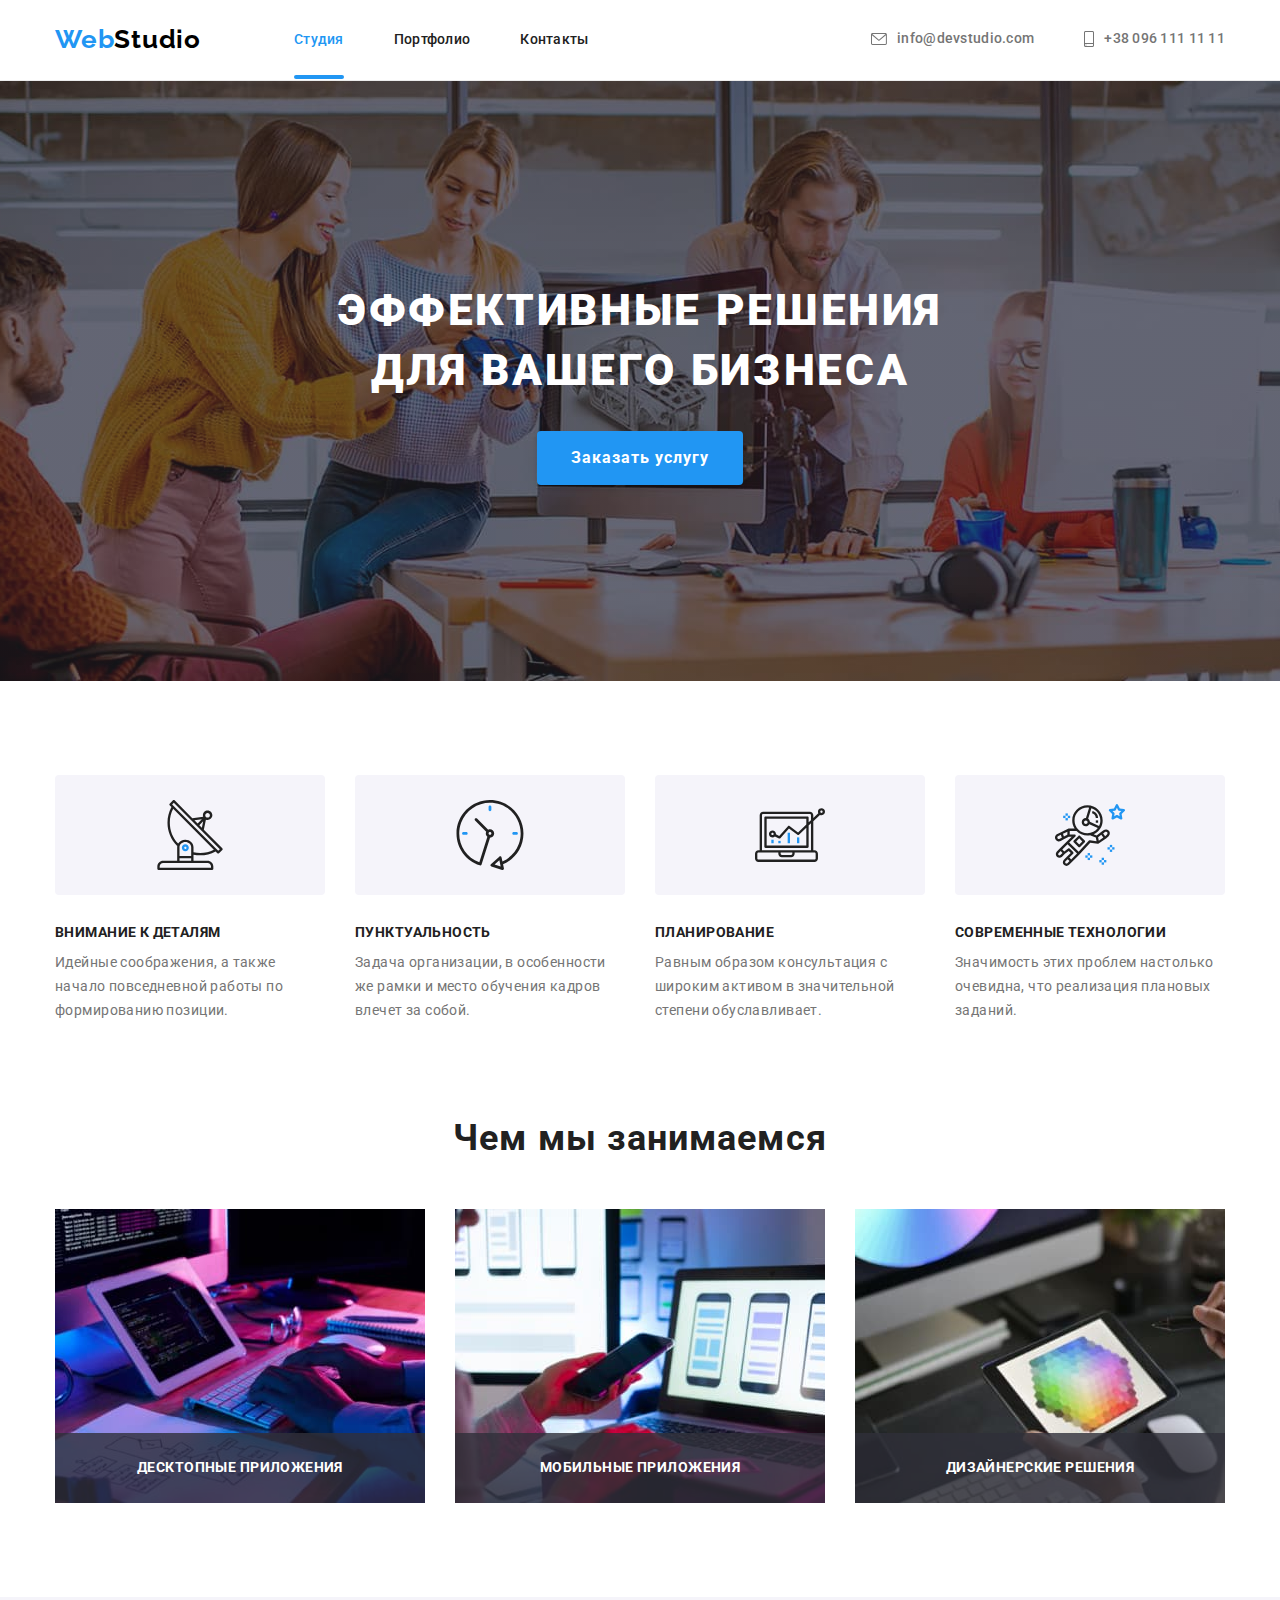
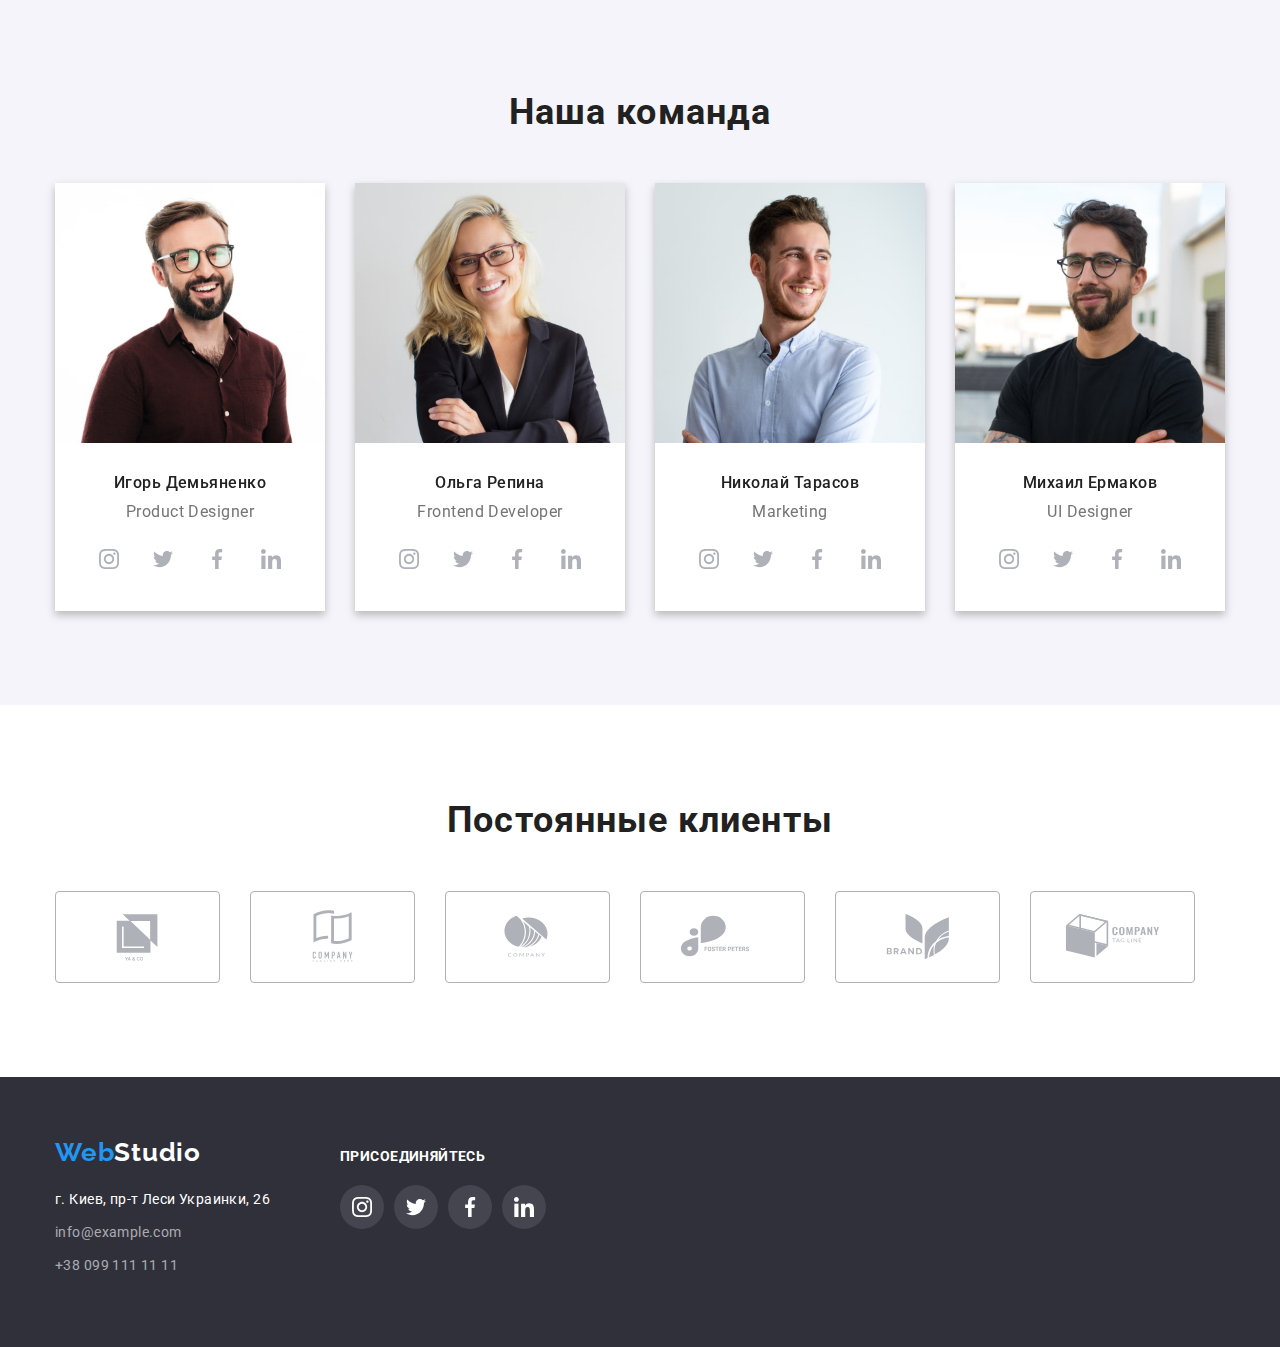
<file: index.html>
<!DOCTYPE html>
<html lang="ru">
<head>
    <meta charset="UTF-8">
    <meta http-equiv="X-UA-Compatible" content="IE=edge">
    <meta name="viewport" content="width=device-width, initial-scale=1.0">
    <link rel="preconnect" href="https://fonts.googleapis.com">
    <link rel="preconnect" href="https://fonts.gstatic.com" crossorigin>
    <link href="https://fonts.googleapis.com/css2?family=Raleway:wght@700&family=Roboto:wght@400;500;700;900&display=swap"
        rel="stylesheet">
    <title>WebStudio</title>
    <link rel="stylesheet" href="https://cdnjs.cloudflare.com/ajax/libs/modern-normalize/1.1.0/modern-normalize.min.css">
    <link rel="stylesheet" href="./css/styles.css">
</head>
<body>
    <header class="header">
        <div class="header-cont container">
            <nav class="header-nav">
                <a href="./index.html" class="header-logo link"> <span class="logo-color">Web</span>Studio</a>
                <ul class="header-list list">
                    <li class="header-item"><a href="./index.html" class="header-link current link">Студия</a></li>
                    <li class="header-item"><a href="./portfolio.html" class="header-link link">Портфолио</a></li>
                    <li class="header-item"><a href="" class="header-link link">Контакты</a></li>
                </ul>
            </nav>
            <div class="header-info">
                <a href="mailto:info@devstudio.com" class="header-contacts link"><svg class="mail-icon" width="16" height="12">
                        <use href="./images/icons.svg#icon-mail"></use>
                    </svg>info@devstudio.com</a>
                <a href="tel:+380961111111" class="header-contacts link"><svg class="tel-icon" width="10" height="16">
                        <use href="./images/icons.svg#icon-tel"></use>
                    </svg>+38 096 111 11 11</a>
            </div>
        </div>
    </header>
    <main class="main">
        <section class="main-section-one">
            <div class="container">
                <h1 class="section-one-title">Эффективные решения для вашего бизнеса</h1>
             <button class="section-one-btn" type="button" data-modal-open>Заказать услугу</button>
            </div>
        </section>
        <section class="main-section-two">
            <div class="container">
                <ul class="section-two-list list">
                    <li class="section-two-item">
                        <div class="icon-box">
                            <svg class="section-two-icon" width="70" height="70">
                             <use href="./images/icons.svg#icon-antenna"></use>
                         </svg>
                       </div>                        <h3 class="item-title">Внимание к деталям</h3>
                        <p class="item-text">Идейные соображения, а также начало повседневной работы по формированию позиции.</p>
                    </li>
                    <li class="section-two-item">
                       <div class="icon-box"> 
                         <svg class="section-two-icon" width="70" height="70">
                             <use href="./images/icons.svg#icon-clock"></use>
                         </svg>
                       </div>
                        <h3 class="item-title">Пунктуальность</h3>
                        <p class="item-text">Задача организации, в особенности же рамки и место обучения кадров влечет за собой.</p>
                    </li>
                    <li class="section-two-item">
                       <div class="icon-box"> 
                         <svg class="section-two-icon" width="70" height="70">
                             <use href="./images/icons.svg#icon-diagram"></use>
                         </svg>
                       </div>
                        <h3 class="item-title">Планирование</h3>
                        <p class="item-text">Равным образом консультация с широким активом в значительной степени обуславливает.</p>
                    </li>
                    <li class="section-two-item">
                       <div class="icon-box"> 
                         <svg class="section-two-icon" width="70" height="70">
                             <use href="./images/icons.svg#icon-astronaut"></use>
                         </svg>
                       </div>
                        <h3 class="item-title">Современные технологии</h3>
                        <p class="item-text">Значимость этих проблем настолько очевидна, что реализация плановых заданий.</p>
                    </li>
                </ul>
            </div>
            
        </section>
        <section class="main-section-three">
            <div class="container">
                <h2 class="section-three-title">Чем мы занимаемся</h2>
                <ul class="section-three-list list">
                    <li class="section-three-item">
                        <div class="thumb">
                            <img src="./images/box1.jpg" alt="Верстка сайта" width="370">
                           <p class="label">Десктопные приложения</p>
                        </div>
                    </li>
                    <li class="section-three-item">
                        <div class="thumb">
                            <img src="./images/box2.jpg" alt="Адаптивный дизайн" width="370">
                               <p class="label">Мобильные приложения</p>
                        </div>
                    </li>
                    <li class="section-three-item">
                        <div class="thumb">
                            <img src="./images/box3.jpg" alt="Дизайн" width="370">
                           <p class="label">Дизайнерские решения</p>
                        </div>
                    </li>
                 </ul>
            </div>
            
        </section>
        <section class="main-section-team">
            <div class="container">
                <h2 class="team-title">Наша команда</h2>
                <ul class="team-list list">
                    <li class="team-item">
                        <img src="./images/img.jpg" alt="Игорь Демьяненко" width="270">
                        <div class="team-signature">
                            <h3 class="team-member">Игорь Демьяненко</h3>
                            <p lang="en" class="team-position">Product Designer</p>
                            <ul class="team-soc-list list">
                                <li class="team-soc-item"><a href="" class="team-soc-link link">
                                        <svg class="team-soc-icon" width="20" height="20">
                                            <use href="./images/icons.svg#icon-insta"></use>
                                        </svg>
                                    </a></li>
                                <li class="team-soc-item"><a href="" class="team-soc-link link">
                                        <svg class="team-soc-icon" width="20" height="20">
                                            <use href="./images/icons.svg#icon-twt"></use>
                                        </svg>
                                    </a></li>
                                <li class="team-soc-item"><a href="" class="team-soc-link link">
                                        <svg class="team-soc-icon" width="20" height="20">
                                            <use href="./images/icons.svg#icon-fb"></use>
                                        </svg>
                                    </a></li>
                                <li class="team-soc-item"><a href="" class="team-soc-link link">
                                        <svg class="team-soc-icon" width="20" height="20">
                                            <use href="./images/icons.svg#icon-in"></use>
                                        </svg>
                                    </a></li>
                            </ul>
                        </div>
                    </li>
                    <li class="team-item">
                        <img src="./images/img1.jpg" alt="Ольга Репина" width="270">
                        <div class="team-signature">
                            <h3 class="team-member">Ольга Репина</h3>
                            <p lang="en" class="team-position">Frontend Developer</p>
                            <ul class="team-soc-list list">
                                <li class="team-soc-item"><a href="" class="team-soc-link link">
                                        <svg class="team-soc-icon" width="20" height="20">
                                            <use href="./images/icons.svg#icon-insta"></use>
                                        </svg>
                                    </a></li>
                                <li class="team-soc-item"><a href="" class="team-soc-link link">
                                        <svg class="team-soc-icon" width="20" height="20">
                                            <use href="./images/icons.svg#icon-twt"></use>
                                        </svg>
                                    </a></li>
                                <li class="team-soc-item"><a href="" class="team-soc-link link">
                                        <svg class="team-soc-icon" width="20" height="20">
                                            <use href="./images/icons.svg#icon-fb"></use>
                                        </svg>
                                    </a></li>
                                <li class="team-soc-item"><a href="" class="team-soc-link link">
                                        <svg class="team-soc-icon" width="20" height="20">
                                            <use href="./images/icons.svg#icon-in"></use>
                                        </svg>
                                    </a></li>
                            </ul>
                        </div>
                    </li>
                    <li class="team-item">
                        <img src="./images/img2.jpg" alt="Николай Тарасов" width="270">
                        <div class="team-signature">
                            <h3 class="team-member">Николай Тарасов</h3>
                            <p lang="en" class="team-position">Marketing</p>
                            <ul class="team-soc-list list">
                                <li class="team-soc-item"><a href="" class="team-soc-link link">
                                    <svg class="team-soc-icon" width="20" height="20"><use href="./images/icons.svg#icon-insta"></use></svg>
                                </a></li>
                                <li class="team-soc-item"><a href="" class="team-soc-link link">
                                    <svg class="team-soc-icon" width="20" height="20"><use href="./images/icons.svg#icon-twt"></use></svg>
                                </a></li>
                                <li class="team-soc-item"><a href="" class="team-soc-link link">
                                    <svg class="team-soc-icon" width="20" height="20"><use href="./images/icons.svg#icon-fb"></use></svg>
                                </a></li>
                                <li class="team-soc-item"><a href="" class="team-soc-link link">
                                    <svg class="team-soc-icon" width="20" height="20"><use href="./images/icons.svg#icon-in"></use></svg>
                                </a></li>
                            </ul>
                        </div>
                    </li>
                    <li class="team-item">
                        <img src="./images/img3.jpg" alt="Михаил Ермаков" width="270">
                        <div class="team-signature">
                            <h3 class="team-member">Михаил Ермаков</h3>
                            <p lang="en" class="team-position">UI Designer</p>
                        <ul class="team-soc-list list">
                            <li class="team-soc-item"><a href="" class="team-soc-link link">
                                    <svg class="team-soc-icon" width="20" height="20">
                                        <use href="./images/icons.svg#icon-insta"></use>
                                    </svg>
                                </a></li>
                            <li class="team-soc-item"><a href="" class="team-soc-link link">
                                    <svg class="team-soc-icon" width="20" height="20">
                                        <use href="./images/icons.svg#icon-twt"></use>
                                    </svg>
                                </a></li>
                            <li class="team-soc-item"><a href="" class="team-soc-link link">
                                    <svg class="team-soc-icon" width="20" height="20">
                                        <use href="./images/icons.svg#icon-fb"></use>
                                    </svg>
                                </a></li>
                            <li class="team-soc-item"><a href="" class="team-soc-link link">
                                    <svg class="team-soc-icon" width="20" height="20">
                                        <use href="./images/icons.svg#icon-in"></use>
                                    </svg>
                                </a></li>
                        </ul>
                        </div>
                    </li>
                </ul>
            </div>
           
        </section>
        <section class="section-client">
            <div class="container">
                <h2 class="client-title">Постоянные клиенты</h2>
                <ul class="client-list list">
                    <li class="client-item">
                        <a href="" class="client-link link">
                            <svg class="client-logo" width="106" height="60">
                                <use href="./images/icons.svg#icon-client-1"></use>
                            </svg>
                        </a>
                    </li>
                    <li class="client-item">
                        <a href="" class="client-link link">
                            <svg class="client-logo" width="106" height="60">
                                <use href="./images/icons.svg#icon-client-2"></use>
                            </svg>
                        </a>
                    </li>
                    <li class="client-item">
                        <a href="" class="client-link link">
                            <svg class="client-logo" width="106" height="60">
                                <use href="./images/icons.svg#icon-client-3"></use>
                            </svg>
                        </a>
                    </li>
                    <li class="client-item">
                        <a href="" class="client-link link">
                            <svg class="client-logo" width="106" height="60">
                                <use href="./images/icons.svg#icon-client-4"></use>
                            </svg>
                        </a>
                    </li>
                    <li class="client-item">
                        <a href="" class="client-link link">
                            <svg class="client-logo" width="106" height="60">
                                <use href="./images/icons.svg#icon-client-5"></use>
                            </svg>
                        </a>
                    </li>
                    <li class="client-item">
                        <a href="" class="client-link link">
                            <svg class="client-logo" width="106" height="60">
                                <use href="./images/icons.svg#icon-client-6"></use>
                            </svg>
                        </a>
                    </li>
                </ul>
            </div>
        </section>
    </main>
    <footer class="footer">
        <div class="container footer-content">
            <div class="footer-info">
                <a href="logotext" class="footer-logo link"><span class="logo-color">Web</span>Studio</a>
                <address class="footer-address">
                    <ul class="footer-list list">
                        <li class="footer-item"><a href="" class="footer-location link">г. Киев, пр-т Леси Украинки, 26</a></li>
                        <li class="footer-item"><a href="mailto:info@example.com" class="footer-link link">info@example.com</a></li>
                        <li class="footer-item"><a href="tel:+380991111111" class="footer-link link">+38 099 111 11 11</a></li>
                    </ul>
                </address>
            </div>
            <div class="footer-soc">
                <h2 class="footer-soc-title">присоединяйтесь</h2>
                <ul class="footer-soc-list">
                    <li class="footer-soc-item">
                        <a href="" class="footer-soc-link link">
                            <svg class="footer-soc-icon" width="20" height="20">
                                <use href="./images/icons.svg#icon-insta"></use>
                            </svg>
                        </a>
                    </li>
                    <li class="footer-soc-item">
                        <a href="" class="footer-soc-link link">
                            <svg class="footer-soc-icon" width="20" height="20">
                                <use href="./images/icons.svg#icon-twt"></use>
                            </svg>
                        </a>
                    </li>
                    <li class="footer-soc-item">
                        <a href="" class="footer-soc-link link">
                            <svg class="footer-soc-icon" width="20" height="20">
                                <use href="./images/icons.svg#icon-fb"></use>
                            </svg>
                        </a>
                    </li>
                    <li class="footer-soc-item">
                        <a href="" class="footer-soc-link link">
                            <svg class="footer-soc-icon" width="20" height="20">
                                <use href="./images/icons.svg#icon-in"></use>
                            </svg>
                        </a>
                    </li>
                </ul>
            </div>
        </div>
    </footer>
    <div class="backdrop is-hidden" data-modal>
        <div class="modal"><button type="button" class="btn-close" data-modal-close><svg class="close-icn" width="18" height="18">
            <use href="./images/icons.svg#icon-close"></use>
        </svg></button></div>
    </div>
    <script src="./js/modal.js"></script>
</body>
</html>
</file>
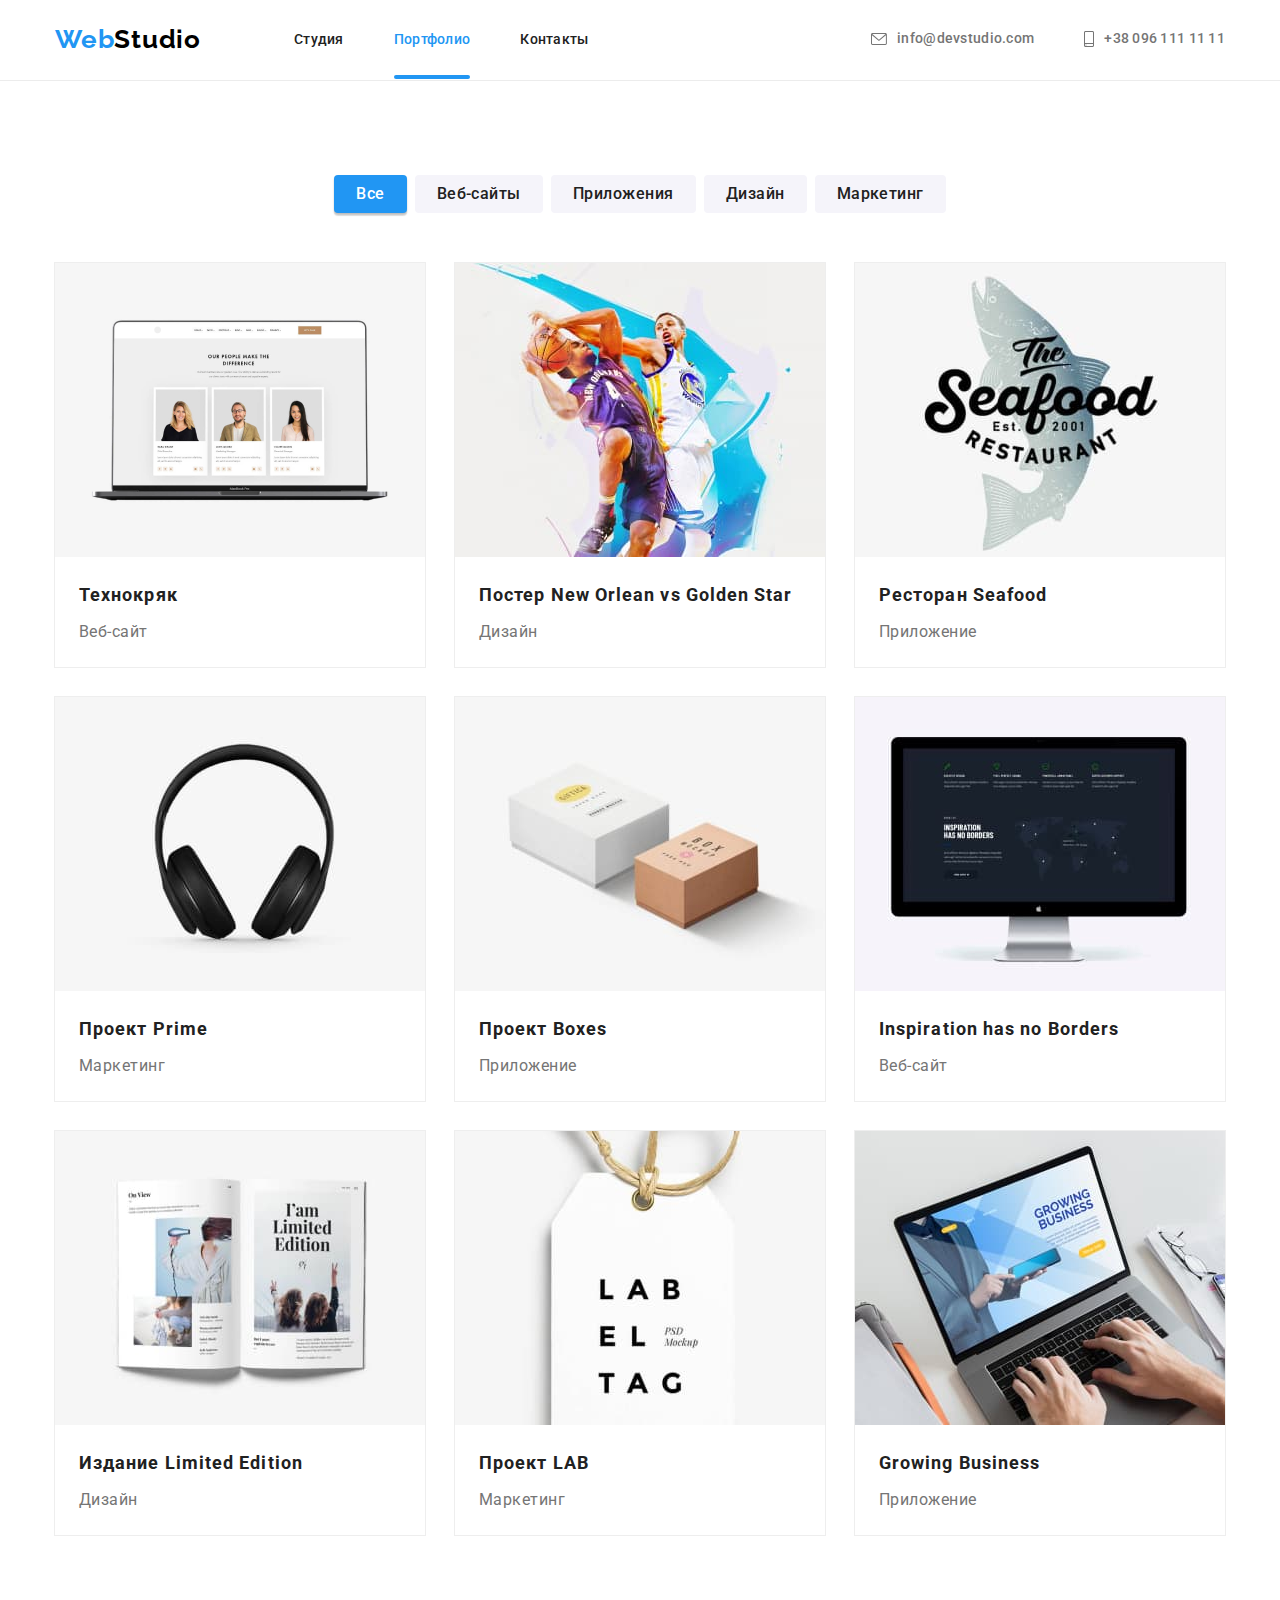
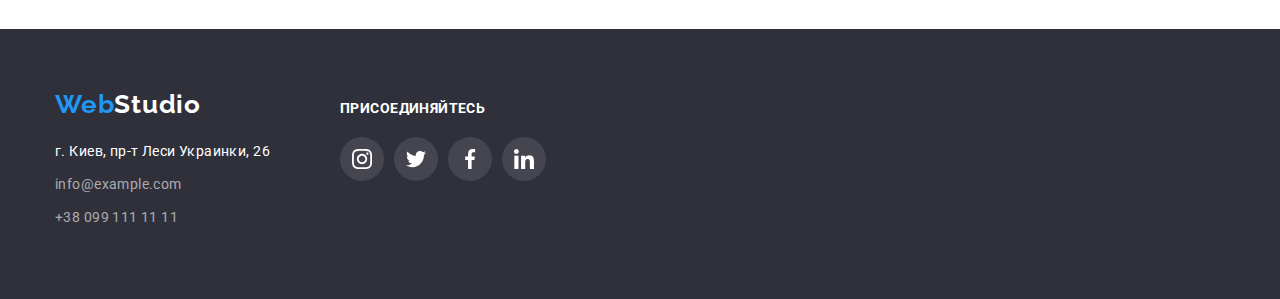
<file: portfolio.html>
<!DOCTYPE html>
<html lang="ru">
<head>
    <meta charset="UTF-8">
    <meta http-equiv="X-UA-Compatible" content="IE=edge">
    <meta name="viewport" content="width=device-width, initial-scale=1.0">
    <link rel="preconnect" href="https://fonts.googleapis.com">
    <link rel="preconnect" href="https://fonts.gstatic.com" crossorigin>
    <link href="https://fonts.googleapis.com/css2?family=Raleway:wght@700&family=Roboto:wght@400;500;700;900&display=swap"
        rel="stylesheet">
    <title>Portfolio</title>
    <link rel="stylesheet" href="https://cdnjs.cloudflare.com/ajax/libs/modern-normalize/1.1.0/modern-normalize.min.css">
    <link rel="stylesheet" href="./css/styles.css">
</head>
<body>
    <header class="header">
        <div class="header-cont container">
            <nav class="header-nav">
                <a href="./index.html" class="header-logo link"> <span class="logo-color">Web</span>Studio</a>
                <ul class="header-list list">
                    <li class="header-item"><a href="./index.html" class="header-link link">Студия</a></li>
                    <li class="header-item"><a href="./portfolio.html" class="header-link current link">Портфолио</a></li>
                    <li class="header-item"><a href="" class="header-link link">Контакты</a></li>
                </ul>
            </nav>
            <div class="header-info">
                <a href="mailto:info@devstudio.com" class="header-contacts link"><svg class="mail-icon" width="16"
                        height="12">
                        <use href="./images/icons.svg#icon-mail"></use>
                    </svg>info@devstudio.com</a>
                <a href="tel:+380961111111" class="header-contacts link"><svg class="tel-icon" width="10" height="16">
                        <use href="./images/icons.svg#icon-tel"></use>
                    </svg>+38 096 111 11 11</a>
            </div>
        </div>
    </header>
    <main class="main-portfolio">
        <section class="portfolio-section">
            <div class="container">
                <div class="portfolio-filter">
                    <ul class="portfolio-btn-list list">
                        <li class="portfolio-btn-item"><button class="portfolio-btn current" type="button">Все</button></li>
                        <li class="portfolio-btn-item"><button class="portfolio-btn" type="button">Веб-сайты</button></li>
                        <li class="portfolio-btn-item"><button class="portfolio-btn" type="button">Приложения</button></li>
                        <li class="portfolio-btn-item"><button class="portfolio-btn" type="button">Дизайн</button></li>
                        <li class="portfolio-btn-item"><button class="portfolio-btn" type="button">Маркетинг</button></li>
                    </ul>
                </div>
                <div class="portfolio">
                    <ul class="projects-list list">
                        <li class="projects-item">
                            <a href="" class="project-link link">
                                   <div class="project-top-wrap">
                                      <img src="./images/p.png" alt="Технокряк" width="370">
                                       <p class="project-text">
                                        Ресурс предлагает комплексные предложения с разным уровнем функционала и сервисов. Все это позволит посетителю
                                        получить исчерпывающие сведения о компании или частном лице.
                                     </p>
                                    </div>
                                    <div class="signature">
                                        <h1 class="projects-name">Технокряк</h1>
                                        <p class="projects-division">Веб-сайт</p>
                                    </div>
                            </a>
                        </li>
                        <li class="projects-item">
                            <a href="" class="project-link link"> 
                                <div class="project-top-wrap">
                                  <img src="./images/p1.jpg" alt="Постер New Orlean vs Golden Star" width="370">
                                 <p class="project-text">Ресурс предлагает комплексные предложения с разным уровнем функционала и сервисов. Все это позволит посетителю получить
                                исчерпывающие сведения о компании или частном лице.</p>
                                </div>
                                <div class="signature">
                                  <h1 class="projects-name">Постер New Orlean vs Golden Star</h1>
                                 <p class="projects-division">Дизайн</p>
                                </div>
                            </a>
                        </li>
                        <li class="projects-item">
                            <a href="" class="project-link link"> 
                                <div class="project-top-wrap">
                                    <img src="./images/p2.jpg" alt="Ресторан Seafood" width="370">
                                    <p class="project-text">Ресурс предлагает комплексные предложения с разным уровнем функционала и сервисов. Все это позволит посетителю получить
                                    исчерпывающие сведения о компании или частном лице.</p>
                                </div>
                                <div class="signature">
                                 <h1 class="projects-name">Ресторан Seafood</h1>
                                  <p class="projects-division">Приложение</p>
                                </div>
                            </a>
                        </li>
                        <li class="projects-item">
                            <a href="" class="project-link link"> 
                                <div class="project-top-wrap">
                                    <img src="./images/p3.jpg" alt="Проект Prime" width="370">
                                    <p class="project-text">Ресурс предлагает комплексные предложения с разным уровнем функционала и сервисов. Все это позволит посетителю получить
                                    исчерпывающие сведения о компании или частном лице.</p>
                                </div>
                                <div class="signature">
                                 <h1 class="projects-name">Проект Prime</h1>
                                 <p class="projects-division">Маркетинг</p>
                                 </div>
                            </a>
                        </li>
                        <li class="projects-item">
                            <a href="" class="project-link link">
                                <div class="project-top-wrap">
                                    <img src="./images/p4.jpg" alt="Проект Boxes" width="370">
                                    <p class="project-text">Ресурс предлагает комплексные предложения с разным уровнем функционала и сервисов. Все это позволит посетителю получить
                                    исчерпывающие сведения о компании или частном лице.</p>
                                </div>
                                <div class="signature">
                                     <h1 class="projects-name">Проект Boxes</h1>
                                     <p class="projects-division">Приложение</p>
                                 </div>
                            </a>
                        </li>
                        <li class="projects-item">
                            <a href="" class="project-link link"> 
                                <div class="project-top-wrap">
                                    <img src="./images/p5.jpg" alt="Inspiration has no Borders" width="370">
                                    <p class="project-text">Ресурс предлагает комплексные предложения с разным уровнем функционала и сервисов. Все это позволит посетителю получить
                                    исчерпывающие сведения о компании или частном лице.</p>
                                </div>
                                <div class="signature">
                                   <h1 class="projects-name" lang="en">Inspiration has no Borders</h1>
                                  <p class="projects-division">Веб-сайт</p>
                                </div>
                            </a>
                        </li>
                        <li class="projects-item">
                            <a href="" class="project-link link"> 
                                <div class="project-top-wrap">
                                    <img src="./images/p6.jpg" alt="Издание Limited Edition" width="370">
                                    <p class="project-text">Ресурс предлагает комплексные предложения с разным уровнем функционала и сервисов. Все это позволит посетителю получить
                                    исчерпывающие сведения о компании или частном лице.</p>
                                </div>
                                <div class="signature">
                                     <h1 class="projects-name">Издание Limited Edition</h1>
                                     <p class="projects-division">Дизайн</p>
                                </div>
                            </a>
                        </li>
                        <li class="projects-item">
                            <a href="" class="project-link link"> 
                                <div class="project-top-wrap">
                                    <img src="./images/p7.jpg" alt="Проект LAB" width="370">
                                    <p class="project-text">Ресурс предлагает комплексные предложения с разным уровнем функционала и сервисов. Все это позволит посетителю получить
                                    исчерпывающие сведения о компании или частном лице.</p>
                                </div>
                                <div class="signature">
                                     <h1 class="projects-name">Проект LAB</h1>
                                     <p class="projects-division">Маркетинг</p>
                                </div>
                            </a>
                        </li>
                        <li class="projects-item">
                            <a href="" class="project-link link"> 
                                <div class="project-top-wrap">
                                    <img src="./images/p8.jpg" alt="Growing Business" width="370">
                                    <p class="project-text">Ресурс предлагает комплексные предложения с разным уровнем функционала и сервисов. Все это позволит посетителю получить
                                    исчерпывающие сведения о компании или частном лице.</p>
                                </div>
                                <div class="signature">
                                     <h1 class="projects-name" lang="en">Growing Business</h1>
                                     <p class="projects-division">Приложение</p>
                                 </div>
                            </a>
                        </li>
                    </ul>
                </div>
            </div>
         </section>
    </main>
<footer class="footer">
    <div class="container footer-content">
        <div class="footer-info">
            <a href="logotext" class="footer-logo link"><span class="logo-color">Web</span>Studio</a>
            <address class="footer-address">
                <ul class="footer-list list">
                    <li class="footer-item"><a href="" class="footer-location link">г. Киев, пр-т Леси Украинки, 26</a>
                    </li>
                    <li class="footer-item"><a href="mailto:info@example.com"
                            class="footer-link link">info@example.com</a></li>
                    <li class="footer-item"><a href="tel:+380991111111" class="footer-link link">+38 099 111 11 11</a>
                    </li>
                </ul>
            </address>
        </div>
        <div class="footer-soc">
            <h2 class="footer-soc-title">присоединяйтесь</h2>
            <ul class="footer-soc-list">
                <li class="footer-soc-item">
                    <a href="" class="footer-soc-link link">
                        <svg class="footer-soc-icon" width="20" height="20">
                            <use href="./images/icons.svg#icon-insta"></use>
                        </svg>
                    </a>
                </li>
                <li class="footer-soc-item">
                    <a href="" class="footer-soc-link link">
                        <svg class="footer-soc-icon" width="20" height="20">
                            <use href="./images/icons.svg#icon-twt"></use>
                        </svg>
                    </a>
                </li>
                <li class="footer-soc-item">
                    <a href="" class="footer-soc-link link">
                        <svg class="footer-soc-icon" width="20" height="20">
                            <use href="./images/icons.svg#icon-fb"></use>
                        </svg>
                    </a>
                </li>
                <li class="footer-soc-item">
                    <a href="" class="footer-soc-link link">
                        <svg class="footer-soc-icon" width="20" height="20">
                            <use href="./images/icons.svg#icon-in"></use>
                        </svg>
                    </a>
                </li>
            </ul>
        </div>
    </div>
</footer>
</body>
</html>
</file>
<file: css/styles.css>
body {
  font-family: roboto, sans-serif;
  color: #212121;
  background-color: #ffffff;
}
h1,
h2,
h3,
p {
  margin: 0;
  padding: 0;
}
ul {
  padding: 0;
  margin: 0;
  list-style: none;
}
img {
  display: block;
  max-width: 100%;
  height: auto;
}
.link {
  text-decoration: none;
}
.header {
  background-color: #ffffff;
  font-weight: 500;
  min-height: 80px;
  border-bottom: 1px solid #ececec;
  margin: 0;
  padding-top: 24px;
  padding-bottom: 25px;
}

.container {
  align-items: center;
  width: 1200px;
  padding: 0 15px;
  margin: 0 auto;
}
.header-cont {
  display: flex;
  align-items: center;
}
.header-nav {
  display: flex;
  align-items: center;
}
.header-logo {
  display: flex;
  margin-right: 93px;
  font-family: raleway;
  font-weight: 700;
  font-size: 26px;
  line-height: 1.19;
  letter-spacing: 0.03em;
  color: #000000;
}
.logo-color {
  color: #2196f3;
}

.header-list {
  display: flex;
}
.header-item:not(last-child) {
  margin-right: 50px;
}

.header-info {
  display: flex;
  margin-left: auto;
}
.header-link {
  padding-top: 32px;
  padding-bottom: 32px;
  transition: color 250ms cubic-bezier(0.4, 0, 0.2, 1);
  position: relative;
  font-weight: 500;
  font-size: 14px;
  line-height: 1.14;
  letter-spacing: 0.02em;
  color: #212121;
  transition: color 250ms cubic-bezier(0.4, 0, 0.2, 1);
}
.header-contacts {
  display: flex;
  align-items: center;
  justify-content: center;
  font-weight: 500;
  font-size: 14px;
  line-height: 1.14;
  letter-spacing: 0.02em;
  color: #757575;
  transition: color 250ms cubic-bezier(0.4, 0, 0.2, 1);
}
.mail-icon,
.tel-icon {
  display: block;
  margin-right: 10px;
  fill: currentColor;
}
.header-contacts + .header-contacts {
  margin-left: 50px;
}
.header-list .current::after {
  content: '';
  display: block;
  bottom: 0;
  left: 0;
  width: 100%;
  height: 4px;
  background: #2196f3;
  border-radius: 2px;
  position: absolute;
  transition: transform 250ms cubic-bezier(0.4, 0, 0.2, 1);
}

.header-link:hover,
.header-link:focus,
.header-link:active {
  color: #2196f3;
}

.header-nav .current {
  color: #2196f3;
}
.header-contacts:hover,
.header-contacts:focus {
  color: #2196f3;
}

.main-section-one {
  height: 600px;
  max-width: 1600px;
  background-color: #2f303a;
  margin: auto;
  padding-top: 200px;
  padding-bottom: 200px;
  background-image: linear-gradient(rgba(47, 48, 58, 0.4), rgba(47, 48, 58, 0.4)),
    url(../images/section-one-bg.jpg);
  background-repeat: no-repeat;
  background-position: center;
  background-size: cover;
}
.section-one-title {
  display: block;
  margin-left: auto;
  margin-right: auto;
  margin-bottom: 30px;
  max-width: 696px;
  font-weight: 900;
  font-size: 44px;
  line-height: 1.36;
  text-align: center;
  letter-spacing: 0.06em;
  text-transform: uppercase;
  color: #ffffff;
}
.section-one-btn {
  display: block;
  margin-left: auto;
  margin-right: auto;
  cursor: pointer;
  padding: 10px 32px;
  border-radius: 4px;
  border-color: transparent;

  font-weight: 700;
  font-size: 16px;
  line-height: 1.88;
  text-align: center;
  letter-spacing: 0.06em;
  color: #ffffff;
  background-color: #2196f3;
  box-shadow: 0px 4px 4px rgba(0, 0, 0, 0.15);
  border-radius: 4px;

  transition: background-color 250ms cubic-bezier(0.4, 0, 0.2, 1);
}
.section-one-btn:hover,
.section-one-btn:focus {
  background: #188ce8;
  box-shadow: 0px 4px 4px rgba(0, 0, 0, 0.15);
}

.main-section-two {
  padding-top: 94px;
}
.section-two-list {
  display: flex;
  margin-left: auto;
  margin-right: auto;
}
.section-two-item {
  width: 270px;
  margin-right: 30px;
}

.section-two-item:last-child {
  margin-right: 0;
}
.icon-box {
  display: flex;
  align-items: center;
  justify-content: center;
  margin-bottom: 30px;
  height: 120px;
  border-radius: 4px;
  background-color: #f5f4fa;
}
.item-title {
  margin-bottom: 10px;
  font-weight: 700;
  font-size: 14px;
  line-height: 1.14;
  letter-spacing: 0.03em;
  text-transform: uppercase;
  color: #212121;
}
.item-text {
  font-weight: 400;
  font-size: 14px;
  line-height: 1.71;
  letter-spacing: 0.03em;
  color: #757575;
}
.main-section-three {
  padding-top: 94px;
  padding-bottom: 94px;
}
.section-three-title {
  font-weight: 700;
  font-size: 36px;
  line-height: 1.17;
  text-align: center;
  letter-spacing: 0.03em;
  color: #212121;
}
.section-three-list {
  display: flex;
  margin-top: 50px;
}
.section-three-item {
  margin-right: 30px;
}
.section-three-item:last-child {
  margin-right: 0;
}
.thumb {
  position: relative;
}
.thumb > .label {
  position: absolute;
  bottom: 0;
  width: 100%;
  padding: 27px;
  margin: 0;
  font-weight: 700;
  font-size: 14px;
  line-height: 1.14;
  text-align: center;
  letter-spacing: 0.03em;
  text-transform: uppercase;
  color: #ffffff;
  background: rgba(47, 48, 58, 0.8);
}
.main-section-team {
  background: #f5f4fa;
  padding-top: 94px;
  padding-bottom: 94px;
}

.team-title {
  font-weight: 700;
  font-size: 36px;
  line-height: 1.17;
  text-align: center;
  letter-spacing: 0.03em;
  color: #212121;
}
.team-list {
  display: flex;
  margin-top: 50px;
  filter: drop-shadow(0px 4px 4px rgba(0, 0, 0, 0.25));
  border-radius: 0px 0px 4px 4px;
}
.team-item {
  background-color: #ffffff;
  margin-right: 30px;
}
.team-item:last-child {
  margin-right: 0;
}
.team-signature {
  padding-top: 30px;
  padding-bottom: 30px;
  padding-left: auto;
  padding-right: auto;
}
.team-member {
  font-weight: 500;
  font-size: 16px;
  line-height: 1.19;
  text-align: center;
  letter-spacing: 0.03em;
  color: #212121;
}
.team-position {
  margin-top: 10px;
  margin-bottom: 16px;
  font-weight: 400;
  font-size: 16px;
  line-height: 19px;
  text-align: center;
  letter-spacing: 0.03em;
  color: #757575;
}
.team-soc-list {
  display: flex;
  justify-content: center;
}
.team-soc-item {
  width: 44px;
  height: 44px;
  margin-left: 10px;
}
.team-soc-item:first-child {
  margin-left: 0;
}
.team-soc-link {
  display: flex;
  align-items: center;
  justify-content: center;
  width: 100%;
  height: 100%;
  border-radius: 50%;
  color: #afb1b8;
  transition: color 250ms cubic-bezier(0.4, 0, 0.2, 1),
    background-color 250ms cubic-bezier(0.4, 0, 0.2, 1);
}
.team-soc-link:hover,
.team-soc-link:focus {
  background-color: #2196f3;
  color: #ffffff;
}

.team-soc-icon {
  fill: currentColor;
}
.section-client {
  padding-top: 94px;
  padding-bottom: 94px;
}
.client-title {
  margin-bottom: 50px;
  font-weight: 700;
  font-size: 36px;
  line-height: 1.17;
  text-align: center;
  letter-spacing: 0.03em;
  color: #212121;
}
.client-list {
  display: flex;
  align-items: center;
  justify-content: center;
}
.client-item {
  width: 170px;
  height: 92px;
  margin-right: 30px;
}
.client-item :not(last-child) {
  margin-right: 0;
}
.client-link {
  display: flex;
  align-items: center;
  justify-content: center;
  width: 100%;
  height: 100%;
  border: 1px solid #afb1b8;
  border-radius: 4px;
  color: #afb1b8;
  transition: color 250ms cubic-bezier(0.4, 0, 0.2, 1),
    border-color 250ms cobic-bezier(0.4, 0, 0.2, 1);
}
.client-logo {
  fill: currentColor;
}
.client-link:hover,
.client-link:focus {
  border-color: #2196f3;
  color: #2196f3;
}
.footer {
  background: #2f303a;
  padding-top: 60px;
  padding-bottom: 60px;
}
.footer-content {
  display: flex;
  align-items: baseline;
}
.footer-logo {
  display: block;
  margin-bottom: 20px;
  font-family: 'Raleway';
  font-weight: 700;
  font-size: 26px;
  line-height: 1.19;
  letter-spacing: 0.03em;
  color: #ffffff;
}
.footer-item:not(last-child) {
  margin-bottom: 9px;
}
.footer-location {
  font-style: normal;
  font-size: 14px;
  line-height: 1.71;
  letter-spacing: 0.03em;
  color: #ffffff;
}
.footer-link {
  font-style: normal;
  font-size: 14px;
  line-height: 1.71;
  letter-spacing: 0.03em;
  letter-spacing: 0.03em;
  color: rgba(255, 255, 255, 0.6);
}

.footer-soc {
  width: 206px;
  margin-left: 70px;
  align-items: baseline;
}
.footer-soc-title {
  margin-bottom: 20px;
  font-weight: 700;
  font-size: 14px;
  line-height: 1.14;
  letter-spacing: 0.03em;
  text-transform: uppercase;
  color: #ffffff;
}
.footer-soc-list {
  display: flex;
  align-items: center;
  justify-content: center;
}
.footer-soc-item {
  width: 44px;
  height: 44px;
  margin-left: 10px;
}
.footer-soc-item:first-child {
  margin-left: 0;
}
.footer-soc-link {
  display: flex;
  align-items: center;
  justify-content: center;
  width: 100%;
  height: 100%;
  border-radius: 50%;
  background: rgba(255, 255, 255, 0.1);
  color: #ffffff;
  transition: color 250ms cubic-bezier(0.4, 0, 0.2, 1),
    background-color 250ms cobic-bezier(0.4, 0, 0.2, 1);
}
.footer-soc-link:hover,
.footer-soc-link:focus {
  background-color: #2196f3;
  color: #ffffff;
}
.footer-soc-icon {
  fill: currentColor;
}
.backdrop {
  position: fixed;
  top: 0;
  width: 100%;
  height: 100%;
  background: rgba(0, 0, 0, 0.2);
  transition: opacity 250ms linear, visibility 250ms linear;
}
.backdrop.is-hidden .modal {
  transform: translate(-50%, -50%) scale(0);
}
.modal {
  position: absolute;
  min-width: 528px;
  min-height: 581px;
  top: 50%;
  left: 50%;
  transform: translate(-50%, -50%) scale(1);
  transition: transform 250ms linear;
  background: #ffffff;
  box-shadow: 0px 1px 3px rgba(0, 0, 0, 0.12), 0px 1px 1px rgba(0, 0, 0, 0.14),
    0px 2px 1px rgba(0, 0, 0, 0.2);
  border-radius: 4px;
}
.btn-close {
  position: absolute;
  cursor: pointer;
  right: 8px;
  top: 8px;
  width: 30px;
  height: 30px;
  background: #ffffff;
  border: 1px solid rgba(0, 0, 0, 0.1);
  border-radius: 50%;
  display: flex;
  align-items: center;
  justify-content: center;
}
.is-hidden {
  opacity: 0;
  visibility: hidden;
  pointer-events: none;
}
.main-portfolio {
  background: #ffffff;
}
.portfolio-section {
  padding-top: 94px;
  padding-bottom: 94px;
}
.portfolio-filter {
  margin-bottom: 50px;
}
.portfolio-btn-list {
  display: flex;
  justify-content: center;
}
.portfolio-btn-item {
  margin-right: 8px;
}
.portfolio-btn-item:last-child {
  margin-right: 0;
}
.portfolio-btn {
  padding: 6px 22px;
  font-family: roboto;
  font-weight: 500;
  font-size: 16px;
  line-height: 1.63;
  text-align: center;
  letter-spacing: 0.03em;
  color: #212121;
  background: #f5f4fa;
  cursor: pointer;
  border-radius: 4px;
  border-style: none;
  transition: color 250ms cubic-bezier(0.4, 0, 0.2, 1),
    background-color 250ms cubic-bezier(0.4, 0, 0.2, 1),
    box-shadow 250ms cubic-bezier(0.4, 0, 0.2, 1);
}
.portfolio-btn:hover {
  color: #ffffff;
  background-color: #2196f3;
  box-shadow: 0px 3px 1px rgba(0, 0, 0, 0.1), 0px 1px 2px rgba(0, 0, 0, 0.08),
    0px 2px 2px rgba(0, 0, 0, 0.12);
}
.portfolio-btn:focus {
  color: #ffffff;
  background-color: #2196f3;
  box-shadow: 0px 3px 1px rgba(0, 0, 0, 0.1), 0px 1px 2px rgba(0, 0, 0, 0.08),
    0px 2px 2px rgba(0, 0, 0, 0.12);
}
.portfolio-btn-list .current {
  color: #ffffff;
  background-color: #2196f3;
  box-shadow: 0px 3px 1px rgba(0, 0, 0, 0.1), 0px 1px 2px rgba(0, 0, 0, 0.08),
    0px 2px 2px rgba(0, 0, 0, 0.12);
}
.project-section {
  padding-bottom: 94px;
}
.projects-list {
  display: flex;
  flex-wrap: wrap;
}
.projects-item {
  width: 370px;
  background: #ffffff;
  margin-right: 30px;
  margin-top: 30px;
  outline: 1px solid #eeeeee;
  transition: box-shadow 250ms cubic-bezier(0.4, 0, 0.2, 1);
}
.projects-item:nth-child(3n) {
  margin-right: 0;
}
.projects-item:nth-child(-n + 3) {
  margin-top: 0;
}
.project-link {
  display: block;
  width: 100%;
}
.projects-item .project-link:hover,
.projects-item .project-link:focus {
  box-shadow: 0px 1px 1px rgba(0, 0, 0, 0.12), 0px 4px 4px rgba(0, 0, 0, 0.06),
    1px 4px 6px rgba(0, 0, 0, 0.16);
}
.projects-item:hover .project-text,
.project-link:focus .project-text {
  transform: translateY(0);
}
.project-top-wrap {
  position: relative;
  overflow: hidden;
  margin: 0;
}
.project-text {
  position: absolute;
  top: 0;
  margin: 0;
  padding: 63px 24px;
  height: 100%;
  width: 100%;
  font-size: 18px;
  line-height: 1.56;
  letter-spacing: 0.03em;
  color: #ffffff;
  background: rgba(33, 150, 243, 0.9);
  transform: translateY(101%);
  transition: transform 250ms linear;
}
.signature {
  padding: 20px 24px;
}
.projects-name {
  margin-bottom: 4px;
  font-weight: 700;
  font-size: 18px;
  line-height: 2;
  letter-spacing: 0.06em;
  color: #212121;
}
.projects-division {
  font-weight: 400;
  font-size: 16px;
  line-height: 1.88;
  letter-spacing: 0.03em;
  color: #757575;
}
</file>
